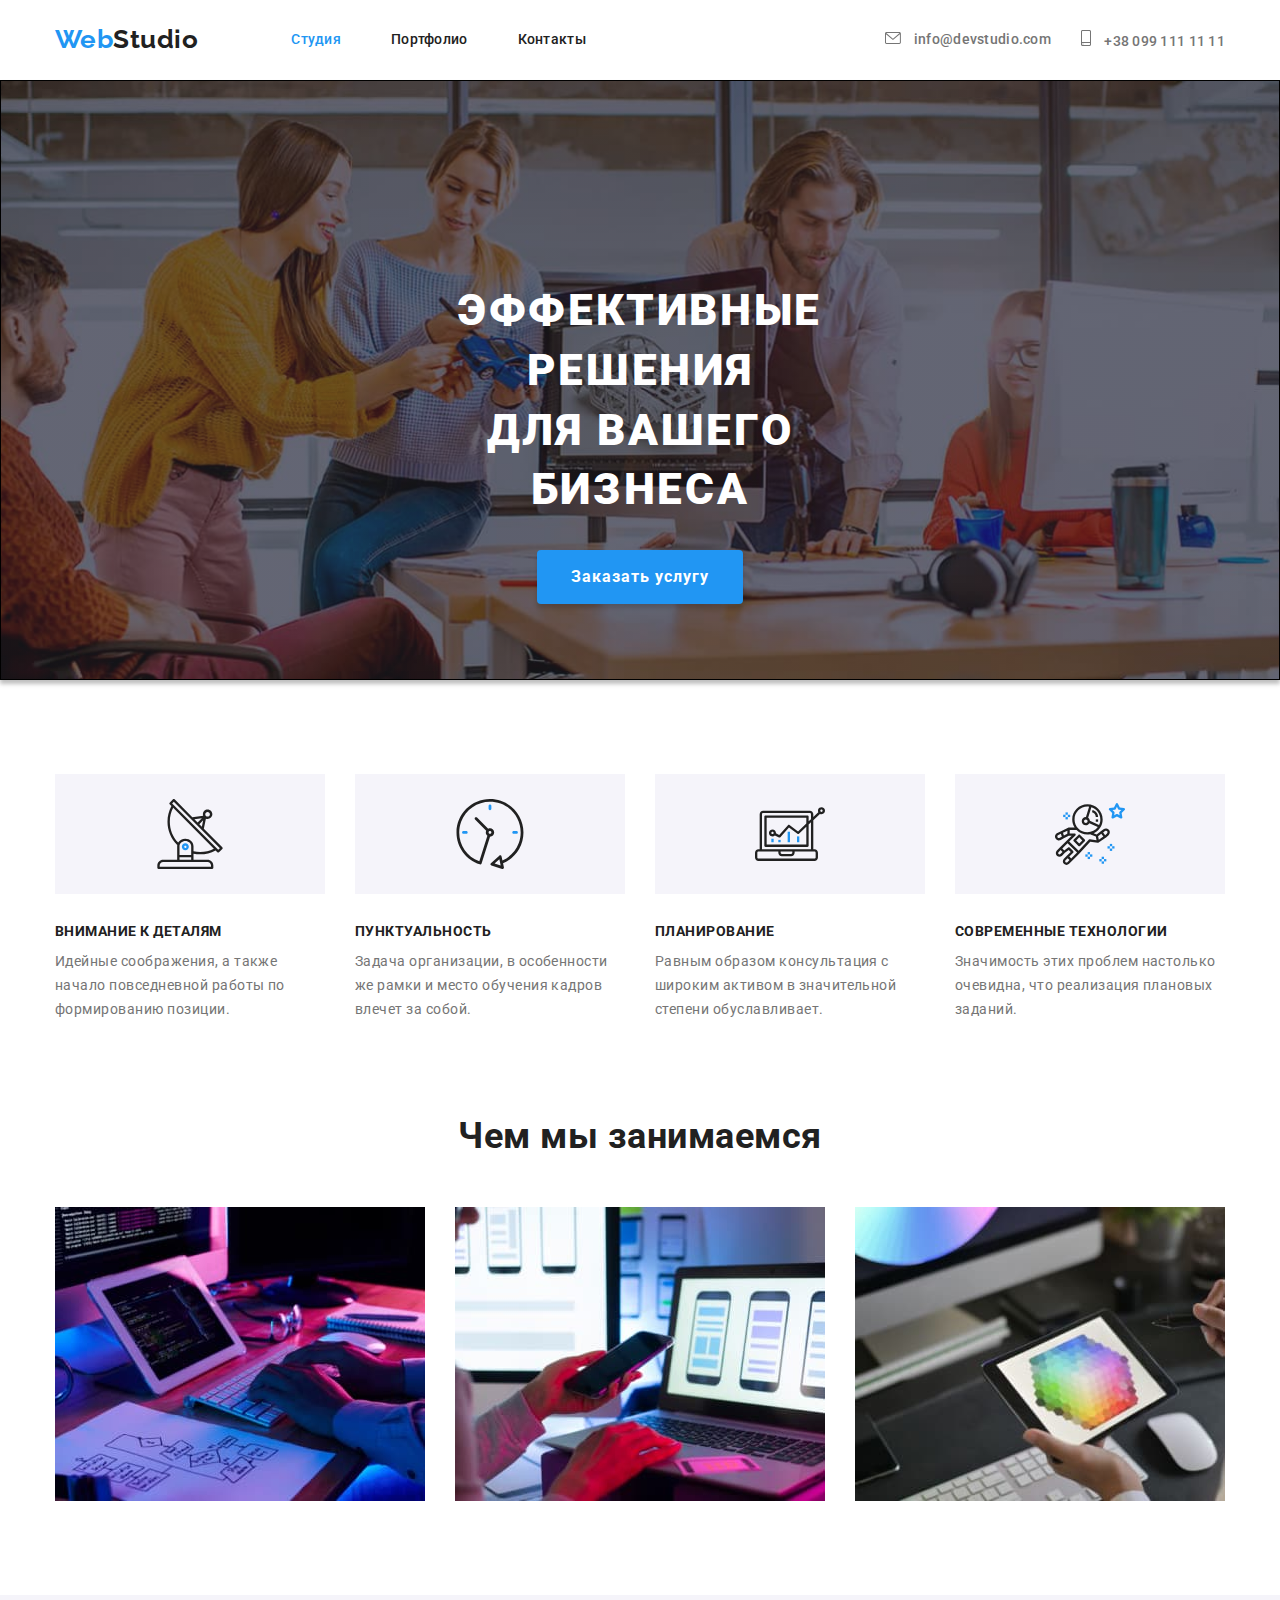
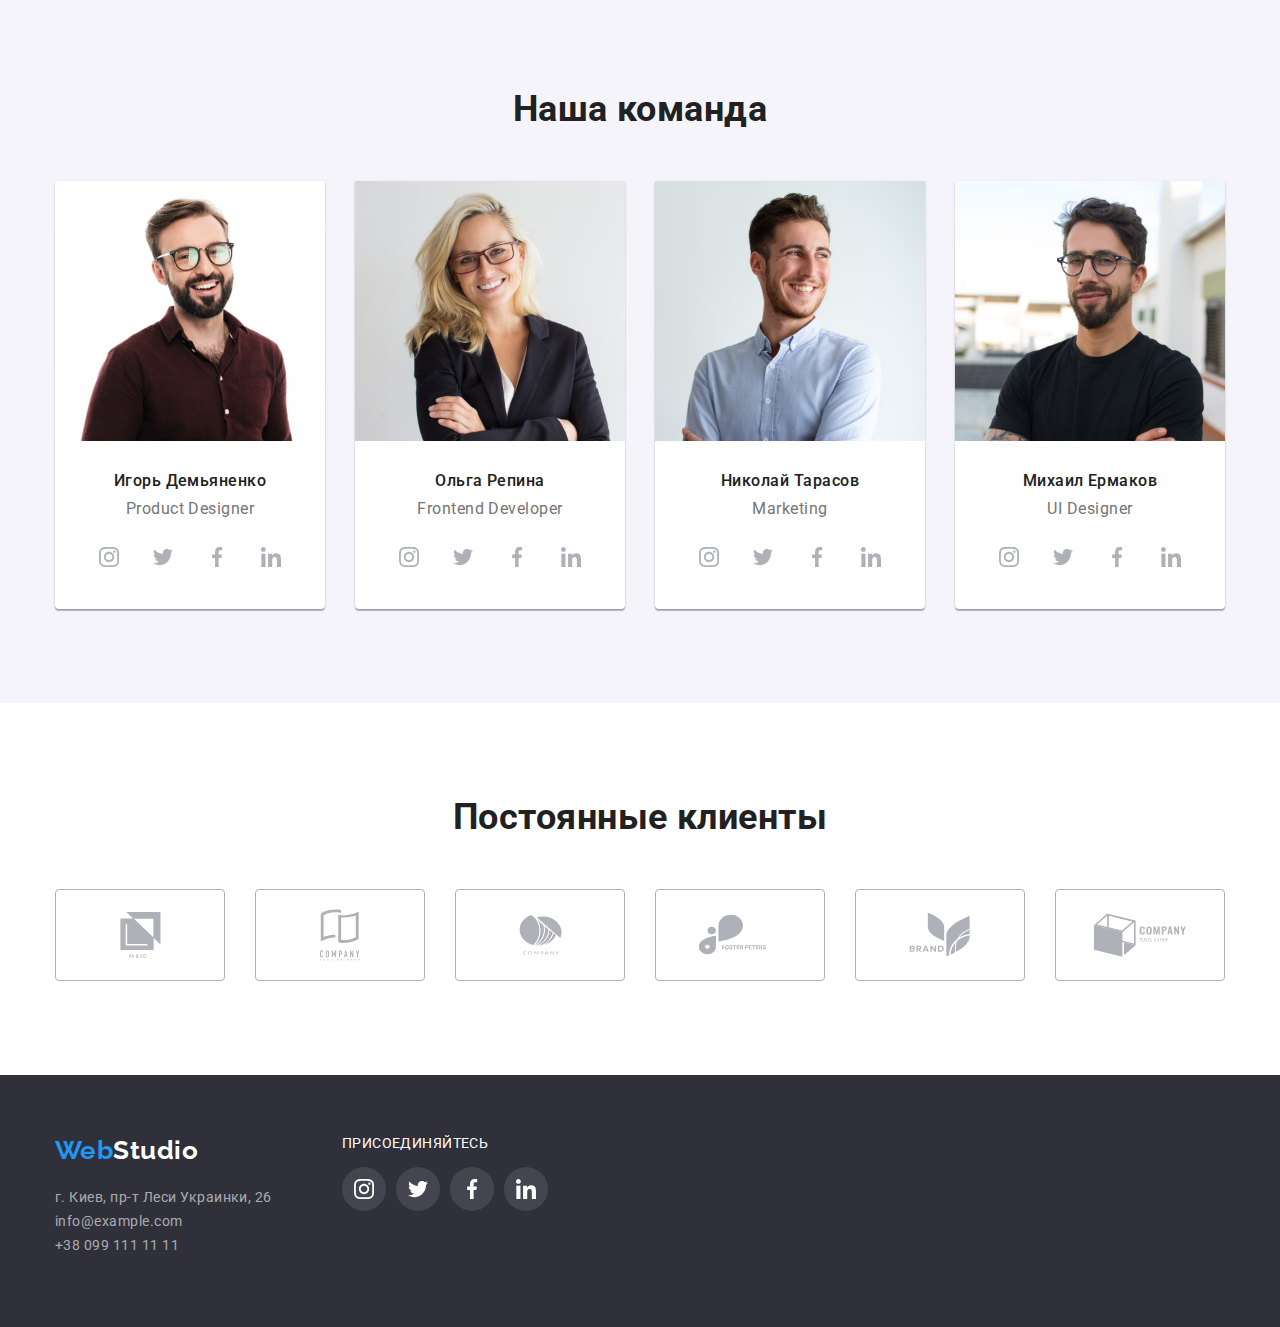
<file: index.html>
<!DOCTYPE html>
<html lang="ru">
  <head>
    <meta charset="UTF-8" />
    <meta http-equiv="X-UA-Compatible" content="IE=edge" />
    <meta name="viewport" content="width=device-width, initial-scale=1.0" />
    <link rel="preconnect" href="https://fonts.gstatic.com" />
    <link
      href="https://fonts.googleapis.com/css2?family=Raleway:wght@700&family=Roboto:wght@400;500;700;900&display=swap"
      rel="stylesheet"
    />
    <link
      rel="stylesheet"
      href="https://cdnjs.cloudflare.com/ajax/libs/modern-normalize/1.0.0/modern-normalize.min.css"
    />
    <link rel="stylesheet" href="./css/styles.css" />
    <title>Студия</title>
  </head>
  <body>
    <!--==================================HEADER=======================================-->
    <header>
      <div class="container main-nav">
        <a class="logo" href="./index.html" lang="en">
          <span class="logo-accent">Web</span>Studio</a
        >
        <nav>
          <ul class="nav">
            <li class="item">
              <a class="nav-link current" href="./index.html">Студия</a>
            </li>
            <li class="item">
              <a class="nav-link" href="./portfolio.html">Портфолио</a>
            </li>
            <li class="item">
              <a class="nav-link" href="">Контакты</a>
            </li>
          </ul>
        </nav>
        <ul class="address">
          <li class="item">
            <a class="address-link" href="mailto:info@devstudio.com" lang="en">
              <svg class="icon-mail">
                <use href="./images/sprite.svg#envelope"></use>
              </svg>
              info@devstudio.com
            </a>
          </li>

          <li class="item">
            <a class="address-link" href="tel:+380991111111">
              <svg class="icon-smartphone">
                <use href="./images/sprite.svg#smartphone"></use>
              </svg>
              +38 099 111 11 11</a
            >
          </li>
        </ul>
      </div>
    </header>

    <!--================================== END HEADER ====================================-->

    <!-- =============================== MAIN =========================================== -->
    <main>
      <!--============================= HERO =================================-->
      <section class="hero bg-accent">
        <h1 class="hero-title">
          Эффективные решения <br />
          для вашего бизнеса
        </h1>
        <button class="hero-button" type="button">Заказать услугу</button>
      </section>
      <!--============================ FEATURES ================================-->
      <section class="section">
        <div class="container">
          <h2 class="visually-hidden">Особенности</h2>
          <ul class="features negative-margin">
            <li class="item">
              <div class="features-icon">
                <svg class="pic">
                  <use href="./images/sprite.svg#antenna"></use>
                </svg>
              </div>
              <h3 class="features-title">Внимание к деталям</h3>
              <p class="features-text">
                Идейные соображения, а также начало повседневной работы по
                формированию позиции.
              </p>
            </li>
            <li class="item">
              <div class="features-icon">
                <svg class="pic">
                  <use href="./images/sprite.svg#clock"></use>
                </svg>
              </div>
              <h3 class="features-title">Пунктуальность</h3>
              <p class="features-text">
                Задача организации, в особенности же рамки и место обучения
                кадров влечет за собой.
              </p>
            </li>
            <li class="item">
              <div class="features-icon">
                <svg class="pic">
                  <use href="./images/sprite.svg#diagram"></use>
                </svg>
              </div>
              <h3 class="features-title">Планирование</h3>
              <p class="features-text">
                Равным образом консультация с широким активом в значительной
                степени обуславливает.
              </p>
            </li>
            <li class="item">
              <div class="features-icon">
                <svg class="pic">
                  <use href="./images/sprite.svg#astronaut"></use>
                </svg>
              </div>
              <h3 class="features-title">Современные технологии</h3>
              <p class="features-text">
                Значимость этих проблем настолько очевидна, что реализация
                плановых заданий.
              </p>
            </li>
          </ul>
        </div>
      </section>
      <!--============================ END FEATURES ================================-->

      <!--============================== WORK ======================================-->
      <section class="section">
        <div class="container">
          <h2 class="section-title">Чем мы занимаемся</h2>
          <ul class="work negative-margin">
            <li class="item">
              <img
                src="./images/what-are-we-doing/img1.jpg"
                alt="работа на компьютере"
                width="370"
                height="294"
              />
            </li>
            <li class="item">
              <img
                src="./images/what-are-we-doing/img2.jpg"
                alt="работа на телефоне"
                width="370"
                height="294"
              />
            </li>
            <li class="item">
              <img
                src="./images/what-are-we-doing/img3.jpg"
                alt="работа на планшете"
                width="370"
                height="294"
              />
            </li>
          </ul>
        </div>
      </section>
      <!--============================== END WORK ==================================-->

      <!--================================== TEAM ==================================-->
      <section class="section">
        <div class="container">
          <h2 class="section-title">Наша команда</h2>
          <ul class="team negative-margin">
            <li class="item">
              <img
                class="team-img"
                src="./images/our-team/productdesigner.jpg"
                alt="фото Игоря Демьяненко"
                width="270"
                height="260"
              />
              <div class="team-border">
                <h3 class="team-title">Игорь Демьяненко</h3>
                <p class="team-position" lang="en">Product Designer</p>
                <ul class="social-list">
                  <li class="social-item">
                    <a class="social-link" href="">
                      <svg class="social-icon">
                        <use href="./images/sprite.svg#instagramm"></use>
                      </svg>
                    </a>
                  </li>
                  <li class="social-item">
                    <a class="social-link" href="">
                      <svg class="social-icon">
                        <use href="./images/sprite.svg#twitter"></use>
                      </svg>
                    </a>
                  </li>
                  <li class="social-item">
                    <a class="social-link" href="">
                      <svg class="social-icon">
                        <use href="./images/sprite.svg#facebook"></use>
                      </svg>
                    </a>
                  </li>
                  <li class="social-item">
                    <a class="social-link" href="">
                      <svg class="social-icon">
                        <use href="./images/sprite.svg#linkedin"></use>
                      </svg>
                    </a>
                  </li>
                </ul>
              </div>
            </li>
            <li class="item">
              <img
                class="team-img"
                src="./images/our-team/frontenddeveloper.jpg"
                alt="фото Ольги Репиной"
                width="270"
                height="260"
              />
              <div class="team-border">
                <h3 class="team-title">Ольга Репина</h3>
                <p class="team-position" lang="en">Frontend Developer</p>
                <ul class="social-list">
                  <li class="social-item">
                    <a class="social-link" href="">
                      <svg class="social-icon">
                        <use href="./images/sprite.svg#instagramm"></use>
                      </svg>
                    </a>
                  </li>
                  <li class="social-item">
                    <a class="social-link" href="">
                      <svg class="social-icon">
                        <use href="./images/sprite.svg#twitter"></use>
                      </svg>
                    </a>
                  </li>
                  <li class="social-item">
                    <a class="social-link" href="">
                      <svg class="social-icon">
                        <use href="./images/sprite.svg#facebook"></use>
                      </svg>
                    </a>
                  </li>
                  <li class="social-item">
                    <a class="social-link" href="">
                      <svg class="social-icon">
                        <use href="./images/sprite.svg#linkedin"></use>
                      </svg>
                    </a>
                  </li>
                </ul>
              </div>
            </li>
            <li class="item">
              <img
                class="team-img"
                src="./images/our-team/marketing.jpg"
                alt="фото Николая Тарасова"
                width="270"
                height="260"
              />
              <div class="team-border">
                <h3 class="team-title">Николай Тарасов</h3>
                <p class="team-position" lang="en">Marketing</p>
                <ul class="social-list">
                  <li class="social-item">
                    <a class="social-link" href="">
                      <svg class="social-icon">
                        <use href="./images/sprite.svg#instagramm"></use>
                      </svg>
                    </a>
                  </li>
                  <li class="social-item">
                    <a class="social-link" href="">
                      <svg class="social-icon">
                        <use href="./images/sprite.svg#twitter"></use>
                      </svg>
                    </a>
                  </li>
                  <li class="social-item">
                    <a class="social-link" href="">
                      <svg class="social-icon">
                        <use href="./images/sprite.svg#facebook"></use>
                      </svg>
                    </a>
                  </li>
                  <li class="social-item">
                    <a class="social-link" href="">
                      <svg class="social-icon">
                        <use href="./images/sprite.svg#linkedin"></use>
                      </svg>
                    </a>
                  </li>
                </ul>
              </div>
            </li>
            <li class="item">
              <img
                class="team-img"
                src="./images/our-team/uidesigner.jpg"
                alt="фото Михаила Ермакова"
                width="270"
                height="260"
              />
              <div class="team-border">
                <h3 class="team-title">Михаил Ермаков</h3>
                <p class="team-position" lang="en">UI Designer</p>
                <ul class="social-list">
                  <li class="social-item">
                    <a class="social-link" href="">
                      <svg class="social-icon">
                        <use href="./images/sprite.svg#instagramm"></use>
                      </svg>
                    </a>
                  </li>
                  <li class="social-item">
                    <a class="social-link" href="">
                      <svg class="social-icon">
                        <use href="./images/sprite.svg#twitter"></use>
                      </svg>
                    </a>
                  </li>
                  <li class="social-item">
                    <a class="social-link" href="">
                      <svg class="social-icon">
                        <use href="./images/sprite.svg#facebook"></use>
                      </svg>
                    </a>
                  </li>
                  <li class="social-item">
                    <a class="social-link" href="">
                      <svg class="social-icon">
                        <use href="./images/sprite.svg#linkedin"></use>
                      </svg>
                    </a>
                  </li>
                </ul>
              </div>
            </li>
          </ul>
        </div>
      </section>
      <!--============================= END TEAM ====================================-->

      <!--=============CLIENTS =================-->
      <section class="section">
        <div class="container">
          <h2 class="section-title">Постоянные клиенты</h2>
          <ul class="clients negative-margin">
            <li class="item">
              <a class="client-link" href="">
                <svg class="client-icon" width="41px" height="46px">
                  <use href="./images/sprite.svg#client-first"></use>
                </svg>
              </a>
            </li>
            <li class="item">
              <a class="client-link" href="">
                <svg class="client-icon" width="40px" height="52px">
                  <use href="./images/sprite.svg#client-second"></use>
                </svg>
              </a>
            </li>
            <li class="item">
              <a class="client-link" href="">
                <svg class="client-icon" width="43px" height="41px">
                  <use href="./images/sprite.svg#client-third"></use>
                </svg>
              </a>
            </li>
            <li class="item">
              <a class="client-link" href="">
                <svg class="client-icon" width="85px" height="41px">
                  <use href="./images/sprite.svg#client-fourth"></use>
                </svg>
              </a>
            </li>
            <li class="item">
              <a class="client-link" href="">
                <svg class="client-icon" width="62px" height="45px">
                  <use href="./images/sprite.svg#client-fifth"></use>
                </svg>
              </a>
            </li>
            <li class="item">
              <a class="client-link" href="">
                <svg class="client-icon" width="94px" height="44px">
                  <use href="./images/sprite.svg#client-sixth"></use>
                </svg>
              </a>
            </li>
          </ul>
        </div>
      </section>
      <!--============= END CLIENTS =================-->
    </main>

    <!--=============================== END MAIN ====================================-->

    <!--================================== FOOTER ===================================-->
    <footer class="footer bg-accent">
      <div class="container footer-blocks">
        <div class="footer-nav">
          <a class="logo" href="./index.html" lang="en">
            <span class="logo-accent">Web</span
            ><span class="logo-white">Studio</span>
          </a>
          <address>
            <ul class="footer-address">
              <li>
                <a
                  class="footer-link"
                  href="https://goo.gl/maps/7YDcyyLP6gGd8CjL6"
                  target="_blank"
                  rel="noopener noreferrer"
                  >г. Киев, пр-т Леси Украинки, 26
                </a>
              </li>
              <li>
                <a class="footer-link" href="mailto:info@example.com"
                  >info@example.com</a
                >
              </li>
              <li>
                <a class="footer-link" href="tel:+380991111111"
                  >+38 099 111 11 11</a
                >
              </li>
            </ul>
          </address>
        </div>
        <div class="footer-social">
          <p class="footer-paragraph">Присоединяйтесь</p>
          <ul class="social-list social-footer-margin">
            <li class="social-item">
              <a class="social-link dark-social-icon" href="">
                <svg class="social-icon">
                  <use href="./images/sprite.svg#instagramm"></use>
                </svg>
              </a>
            </li>
            <li class="social-item">
              <a class="social-link dark-social-icon" href="">
                <svg class="social-icon">
                  <use href="./images/sprite.svg#twitter"></use>
                </svg>
              </a>
            </li>
            <li class="social-item">
              <a class="social-link dark-social-icon" href="">
                <svg class="social-icon">
                  <use href="./images/sprite.svg#facebook"></use>
                </svg>
              </a>
            </li>
            <li class="social-item">
              <a class="social-link dark-social-icon" href="">
                <svg class="social-icon">
                  <use href="./images/sprite.svg#linkedin"></use>
                </svg>
              </a>
            </li>
          </ul>
        </div>
      </div>
    </footer>
    <!--================================== END FOOTER ================================-->
  </body>
</html>
</file>
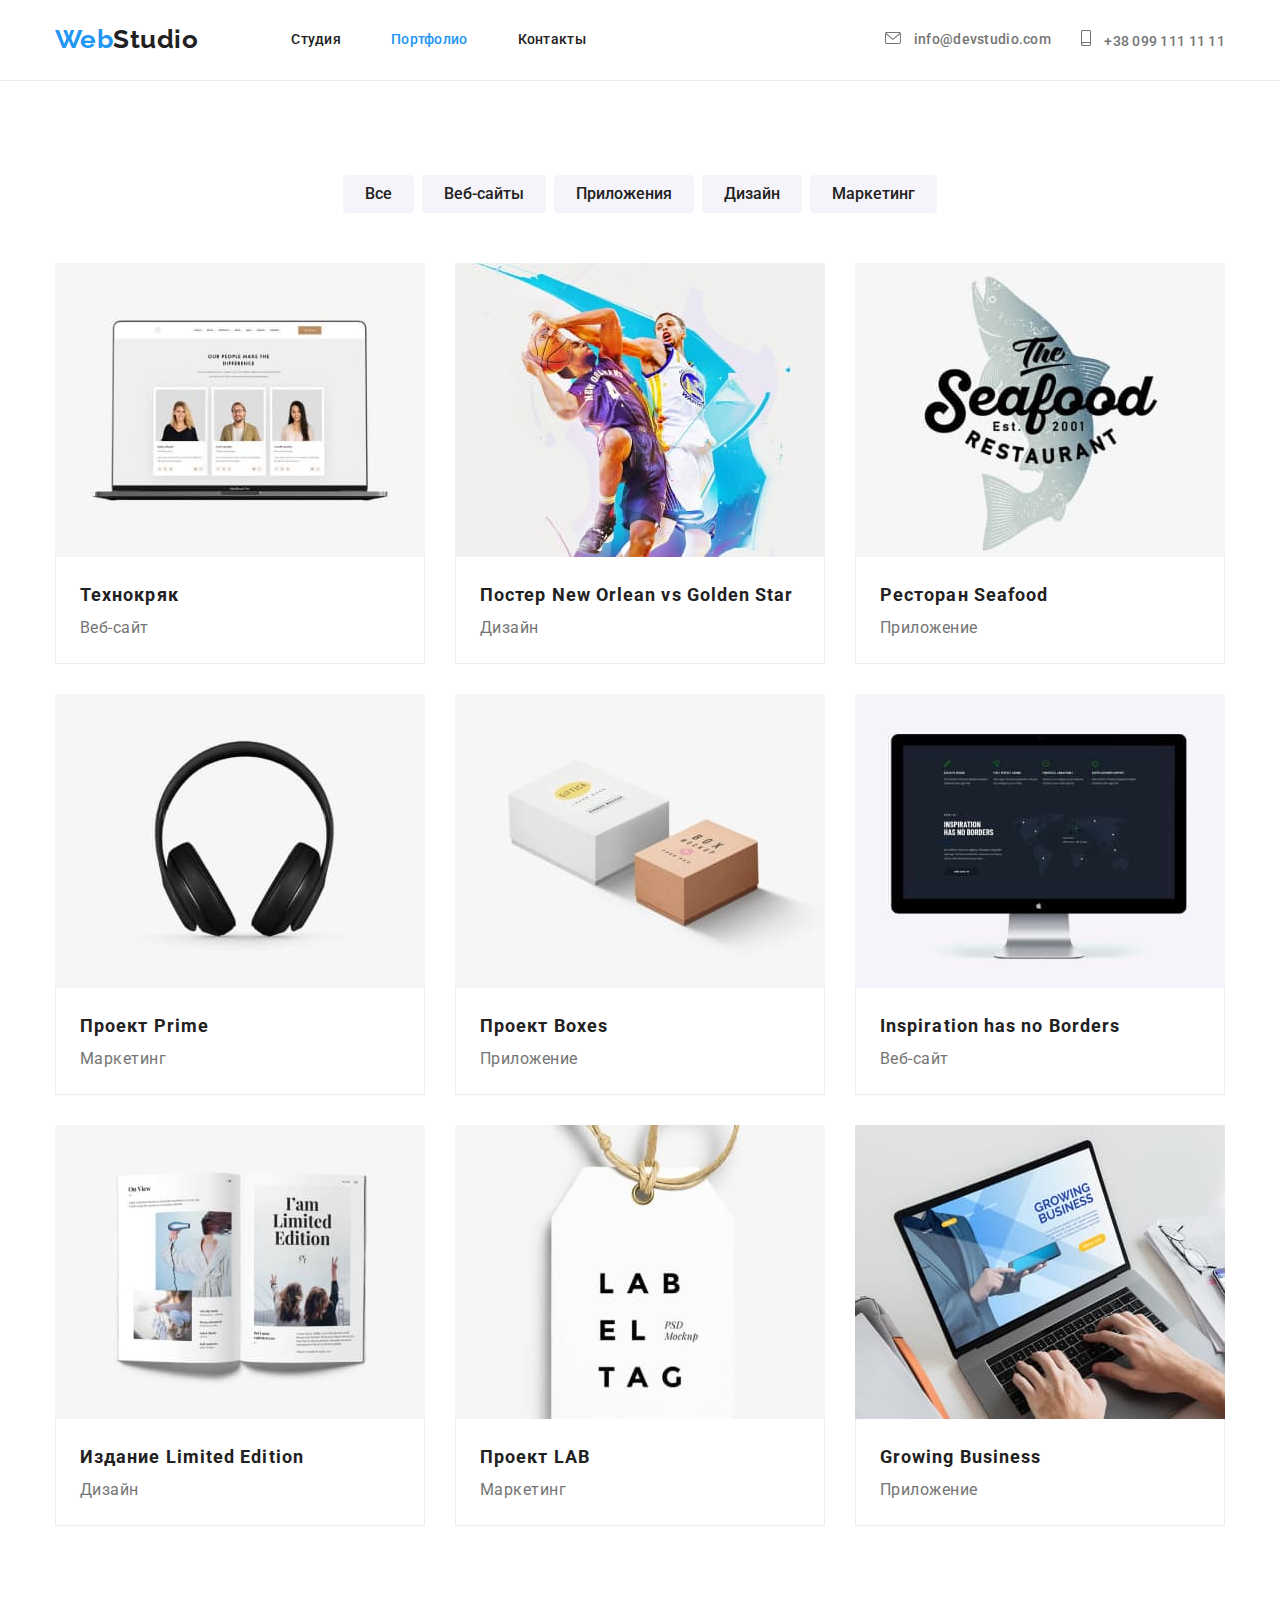
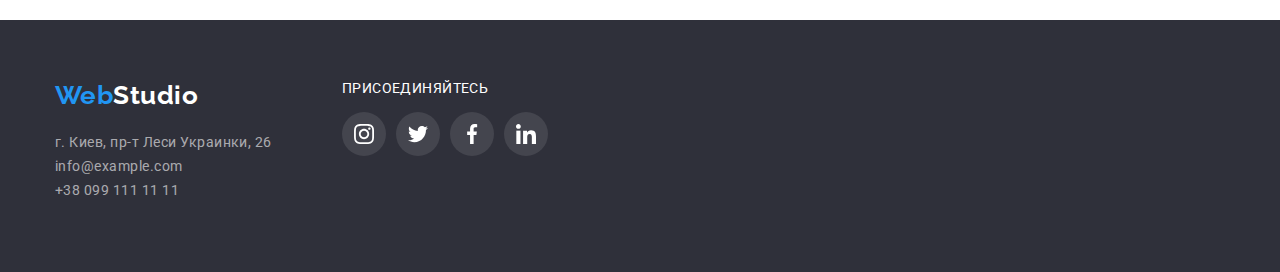
<file: portfolio.html>
<!DOCTYPE html>
<html lang="ru">
  <head>
    <meta charset="UTF-8" />
    <meta http-equiv="X-UA-Compatible" content="IE=edge" />
    <meta name="viewport" content="width=device-width, initial-scale=1.0" />
    <title>Студия</title>
    <link rel="preconnect" href="https://fonts.gstatic.com" />
    <link
      href="https://fonts.googleapis.com/css2?family=Raleway:wght@700&family=Roboto:wght@400;500;700;900&display=swap"
      rel="stylesheet"
    />
    <link
      rel="stylesheet"
      href="https://cdnjs.cloudflare.com/ajax/libs/modern-normalize/1.0.0/modern-normalize.min.css"
    />
    <link rel="stylesheet" href="./css/styles.css" />
  </head>
  <body>
    <!--HEADER-->
    <header class="header-line">
      <div class="container main-nav">
        <a class="logo" href="./index.html" lang="en">
          <span class="logo-accent">Web</span>Studio</a
        >
        <nav>
          <ul class="nav">
            <li class="item">
              <a class="nav-link" href="./index.html">Студия</a>
            </li>
            <li class="item">
              <a class="nav-link current" href="./portfolio.html">Портфолио</a>
            </li>
            <li class="item">
              <a class="nav-link" href="">Контакты</a>
            </li>
          </ul>
        </nav>
        <ul class="address">
          <li class="item">
            <a class="address-link" href="mailto:info@devstudio.com" lang="en">
              <svg class="icon-mail">
                <use href="./images/sprite.svg#envelope"></use>
              </svg>
              info@devstudio.com</a
            >
          </li>

          <li class="item">
            <a class="address-link" href="tel:+380991111111">
              <svg class="icon-smartphone">
                <use href="./images/sprite.svg#smartphone"></use>
              </svg>
              +38 099 111 11 11</a
            >
          </li>
        </ul>
      </div>
    </header>
    <main>
      <!-- FILTER -->
      <section class="section">
        <div class="container">
          <ul class="filter">
            <li class="item">
              <button type="button" class="filter-button">Все</button>
            </li>
            <li class="item">
              <button type="button" class="filter-button">Веб-сайты</button>
            </li>
            <li class="item">
              <button type="button" class="filter-button">Приложения</button>
            </li>
            <li class="item">
              <button type="button" class="filter-button">Дизайн</button>
            </li>
            <li class="item">
              <button type="button" class="filter-button">Маркетинг</button>
            </li>
          </ul>

          <!-- PORTFOLIO -->

          <h1 class="visually-hidden">Портфолио</h1>
          <ul class="project negative-margin">
            <li class="item">
              <a class="project-link" href="">
                <img
                  src="./images/portfolio/technocrack.jpg"
                  alt="Экран ноутбука с изображением людей"
                  width="370"
                  height="294"
                />
                <div class="project-border">
                  <h2 class="project-name">Технокряк</h2>
                  <p class="project-type">Веб-сайт</p>
                </div>
              </a>
            </li>
            <li class="item">
              <a class="project-link" href="">
                <img
                  src="./images/portfolio/poster-new-orlean-vs-golden-star.jpg"
                  alt="игра в баскетбол"
                  width="370"
                  height="294"
                />
                <div class="project-border">
                  <h2 class="project-name">
                    Постер <span lang="en">New Orlean vs Golden Star</span>
                  </h2>
                  <p class="project-type">Дизайн</p>
                </div>
              </a>
            </li>
            <li class="item">
              <a class="project-link" href="">
                <img
                  src="./images/portfolio/restaurant-seafood.jpg"
                  alt="эмблема ресторана Seafood"
                  width="370"
                  height="294"
                />
                <div class="project-border">
                  <h2 class="project-name">
                    Ресторан <span lang="en">Seafood</span>
                  </h2>
                  <p class="project-type">Приложение</p>
                </div>
              </a>
            </li>
            <li class="item">
              <a class="project-link" href="">
                <img
                  src="./images/portfolio/project-prime.jpg"
                  alt="наушники"
                  width="370"
                  height="294"
                />
                <div class="project-border">
                  <h2 class="project-name">
                    Проект <span lang="en">Prime</span>
                  </h2>
                  <p class="project-type">Маркетинг</p>
                </div>
              </a>
            </li>
            <li class="item">
              <a class="project-link" href="">
                <img
                  src="./images/portfolio/project-boxes.jpg"
                  alt="коробки"
                  width="370"
                  height="294"
                />
                <div class="project-border">
                  <h2 class="project-name">
                    Проект <span lang="en">Boxes</span>
                  </h2>
                  <p class="project-type">Приложение</p>
                </div>
              </a>
            </li>
            <li class="item">
              <a class="project-link" href="">
                <img
                  src="./images/portfolio/inspiration-has-no-borders.jpg"
                  alt="монитор"
                  width="370"
                  height="294"
                />
                <div class="project-border">
                  <h2 lang="en" class="project-name">
                    Inspiration has no Borders
                  </h2>
                  <p class="project-type">Веб-сайт</p>
                </div>
              </a>
            </li>
            <li class="item">
              <a class="project-link" href="">
                <img
                  src="./images/portfolio/limited-edition.jpg"
                  alt="разворот журнала"
                  width="370"
                  height="294"
                />
                <div class="project-border">
                  <h2 class="project-name">
                    Издание <span lang="en">Limited Edition</span>
                  </h2>
                  <p class="project-type">Дизайн</p>
                </div>
              </a>
            </li>
            <li class="item">
              <a class="project-link" href="">
                <img
                  src="./images/portfolio/project-lab.jpg"
                  alt="бирка"
                  width="370"
                  height="294"
                />
                <div class="project-border">
                  <h2 class="project-name">
                    Проект <span lang="en">LAB</span>
                  </h2>
                  <p class="project-type">Маркетинг</p>
                </div>
              </a>
            </li>
            <li class="item">
              <a class="project-link" href="">
                <img
                  src="./images/portfolio/growing-business.jpg"
                  alt="ноутбук"
                  width="370"
                  height="294"
                />
                <div class="project-border">
                  <h2 lang="en" class="project-name">Growing Business</h2>
                  <p class="project-type">Приложение</p>
                </div>
              </a>
            </li>
          </ul>
        </div>
      </section>
    </main>
    <!--FOOTER-->
    <footer class="footer bg-accent">
      <div class="container footer-blocks">
        <div class="footer-nav">
          <a class="logo" href="./index.html" lang="en">
            <span class="logo-accent">Web</span
            ><span class="logo-white">Studio</span>
          </a>
          <address>
            <ul class="footer-address">
              <li>
                <a
                  class="footer-link"
                  href="https://goo.gl/maps/7YDcyyLP6gGd8CjL6"
                  target="_blank"
                  rel="noopener noreferrer"
                  >г. Киев, пр-т Леси Украинки, 26
                </a>
              </li>
              <li>
                <a class="footer-link" href="mailto:info@example.com"
                  >info@example.com</a
                >
              </li>
              <li>
                <a class="footer-link" href="tel:+380991111111"
                  >+38 099 111 11 11</a
                >
              </li>
            </ul>
          </address>
        </div>
        <div class="footer-social">
          <p class="footer-paragraph">Присоединяйтесь</p>
          <ul class="social-list social-footer-margin">
            <li class="social-item">
              <a class="social-link dark-social-icon" href="">
                <svg class="social-icon">
                  <use href="./images/sprite.svg#instagramm"></use>
                </svg>
              </a>
            </li>
            <li class="social-item">
              <a class="social-link dark-social-icon" href="">
                <svg class="social-icon">
                  <use href="./images/sprite.svg#twitter"></use>
                </svg>
              </a>
            </li>
            <li class="social-item">
              <a class="social-link dark-social-icon" href="">
                <svg class="social-icon">
                  <use href="./images/sprite.svg#facebook"></use>
                </svg>
              </a>
            </li>
            <li class="social-item">
              <a class="social-link dark-social-icon" href="">
                <svg class="social-icon">
                  <use href="./images/sprite.svg#linkedin"></use>
                </svg>
              </a>
            </li>
          </ul>
        </div>
      </div>
    </footer>
  </body>
</html>
</file>
<file: css/styles.css>
:root {
  --primary-text-color: #757575;
  --secondary-text-color: #212121;
  --accent-text-color: #2196f3;
  --white-color: #ffffff;
  --footer-text-color: rgba(255, 255, 255, 0.6);
  --secondary-bg-color: #f5f4fa;
  --accent-bg-color: #2f303a;
  --hero-btn-hover-bgcolor: #188ce8;
  --hero-bg-color: #c4c4c4;
  --header-line: #ececec;
  --project-border: #eeeeee;
  --icon-color: #afb1b8;
  --icon-bg-color: rgba(255, 255, 255, 0.1);
}

body {
  color: var(--primary-text-color);
  font-family: 'Roboto', sans-serif;
  letter-spacing: 0.03em;
}

h1,
h2,
h3 {
  margin: 0;
  color: var(--secondary-text-color);
}

p {
  margin: 0;
}

img {
  display: block;
}

a {
  text-decoration: none;
}

ul {
  margin: 0;
  padding: 0;
  list-style: none;
}

.bg-accent {
  background-color: var(--accent-bg-color);
}

.visually-hidden {
  position: absolute;
  width: 1px;
  height: 1px;
  margin: -1px;
  border: 0;
  padding: 0;
  white-space: nowrap;
  clip-path: inset(100%);
  clip: rect(0 0 0 0);
  overflow: hidden;
}

.negative-margin {
  display: flex;
  margin-top: -30px;
  margin-left: -30px;
}
/* ========================================= HEADER ======================================  */

.container {
  width: 1200px;
  padding-left: 15px;
  padding-right: 15px;
  margin-left: auto;
  margin-right: auto;
}

.main-nav {
  display: flex;
  align-items: center;
}

/* ======================== LOGO =========================== */
.logo {
  color: var(--secondary-text-color);
  font-family: 'Raleway', sans-serif;
  font-weight: 700;
  font-size: 26px;
  line-height: 1.2;
}
.logo-accent {
  color: var(--accent-text-color);
}
/* ======================= END LOGO ========================= */

/* ======================= NAVIGATION ======================= */

.nav {
  display: flex;
  margin-left: 93px;
}

.nav .item + .item {
  margin-left: 50px;
}

.nav .nav-link {
  display: block;
  padding-top: 32px;
  padding-bottom: 32px;
  color: var(--secondary-text-color);
  font-weight: 500;
  font-size: 14px;
  line-height: 1.14;
  letter-spacing: 0.02em;
}

.nav .nav-link:hover,
.nav .nav-link:focus,
.nav .nav-link.nav-link.current {
  color: var(--accent-text-color);
}

/* ================= END NAVIGATION ====================== */

/* ================= MAIL & PHONE ======================== */

.address {
  display: flex;
  align-items: center;
  margin-left: auto;
}

.address .item + .item {
  margin-left: 30px;
}

.address .item {
  display: flex;
  align-self: center;
}

.address .address-link {
  color: var(--primary-text-color);
  font-weight: 500;
  font-size: 14px;
  line-height: 1.14;
  letter-spacing: 0.02em;
}

.icon-mail {
  width: 16px;
  height: 12px;
  margin-right: 10px;
  fill: var(--primary-text-color);
}

.icon-smartphone {
  width: 10px;
  height: 16px;
  margin-right: 10px;
  fill: var(--primary-text-color);
}

.address-link:hover,
.address-link:focus {
  color: var(--accent-text-color);
}

.address-link:hover .icon-mail,
.address-link:hover .icon-smartphone,
.address-link:focus .icon-mail,
.address-link:focus .icon-smartphone {
  fill: currentColor;
}

/* ================== END MAIL & PHONE =================== */

/* ====================================== END HEADER ====================================  */

/* ========== SECTION ============= */

.section {
  padding-top: 94px;
  padding-bottom: 94px;
}

.section-title {
  margin-bottom: 50px;
  font-size: 36px;
  line-height: 1.16;
  text-align: center;
}

.section:nth-child(2) {
  padding-bottom: 47px;
}

.section:nth-child(3) {
  padding-top: 47px;
}

.section:nth-child(4) {
  background-color: var(--secondary-bg-color);
}

/* ========== END SECTION ============= */

/*  ====================================== HERO ========================================== */

.hero {
  max-width: 1600px;
  height: 600px;
  margin: 0 auto;
  padding-top: 200px;
  padding-bottom: 200px;
  background-image: linear-gradient(
      rgba(47, 48, 58, 0.4),
      rgba(47, 48, 58, 0.4)
    ),
    url(../images/hero.jpg);
  background-color: var(--hero-bg-color);
  background-position: center;
  background-size: cover;
  border: 1px solid #000000;
  box-shadow: 0px 4px 4px rgba(0, 0, 0, 0.25);
  text-align: center;
}

.hero-title {
  margin-top: 0;
  margin-bottom: 30px;
  padding-left: 452px;
  padding-right: 452px;
  color: var(--white-color);
  font-weight: 900;
  font-size: 44px;
  line-height: 1.36;
  letter-spacing: 0.06em;
  text-transform: uppercase;
}

.hero-button {
  padding: 10px 32px;
  border-color: transparent;
  background-color: var(--accent-text-color);
  color: var(--white-color);
  min-width: 200px;
  cursor: pointer;
  font-family: inherit;
  font-weight: 700;
  font-size: 16px;
  line-height: 1.87;
  letter-spacing: 0.06em;
  box-shadow: 0px 4px 4px rgba(0, 0, 0, 0.15);
  border-radius: 4px;
}

.hero-button:hover {
  background-color: var(--hero-btn-hover-bgcolor);
}

/*  ====================================== END HERO ====================================== */

/* ====================================== FEATURES ====================================== */

.features .item,
.work .item,
.project .item,
.clients .item {
  margin-left: 30px;
  margin-top: 30px;
}

.features-title {
  margin-bottom: 10px;
  font-size: 14px;
  line-height: 1.14;
  text-transform: uppercase;
}

.features-text {
  font-size: 14px;
  line-height: 1.71;
}

.features-icon {
  display: flex;
  justify-content: center;
  align-items: center;
  background-color: var(--secondary-bg-color);
  width: 270px;
  height: 120px;
  margin-bottom: 30px;
}

.features-icon .pic {
  width: 70px;
  height: 70px;
}
/* ====================================== END FEATURES ====================================== */

/* ==================== WORK ==================*/

.work .item,
.project .item {
  flex-basis: calc((100% - 90px) / 3);
}

/* =================== END WORK ============= */

/* ====================================== TEAM ====================================== */

.team .item {
  background-color: var(--white-color);
  flex-basis: calc((100% - 120px) / 4);
  margin-top: 30px;
  margin-left: 30px;
  box-shadow: 0px 1px 3px rgba(0, 0, 0, 0.12), 0px 1px 1px rgba(0, 0, 0, 0.14),
    0px 2px 1px rgba(0, 0, 0, 0.2);
  border-radius: 0px 0px 4px 4px;
}

.team-title {
  margin-bottom: 10px;
  font-weight: 500;
  font-size: 16px;
  line-height: 1.19;
  text-align: center;
}

.team-position {
  font-size: 16px;
  line-height: 1.18;
  text-align: center;
}

.team-border {
  padding-top: 30px;
  padding-bottom: 30px;
}
/* =====SOCIAL ICON ===== */

.social-list {
  display: flex;
  margin-top: 16px;
  margin-right: 32px;
  margin-left: 32px;
}

.social-item:not(:nth-last-child(1)) {
  margin-right: 10px;
}

.social-link {
  display: flex;
  width: 44px;
  height: 44px;
  justify-content: center;
  align-items: center;
  fill: var(--icon-color);
  border-radius: 50%;
}

.social-icon {
  width: 20px;
  height: 20px;
}

.social-link:hover,
.social-link:focus {
  background-color: var(--accent-text-color);
  fill: var(--white-color);
}

/* ===== END SOCIAL ICON ===== */

/* ====================================== END TEAM ====================================== */

/* ================= CLIENT =============== */

.client-link {
  display: flex;
  justify-content: center;
  align-items: center;
  width: 170px;
  height: 92px;
  fill: var(--icon-color);
  border: 1px solid var(--icon-color);
  border-radius: 4px;
}

.client-link:hover {
  border: 1px solid var(--accent-text-color);
}

.client-link:hover .client-icon {
  fill: var(--accent-text-color);
}

/* ================= END CLIENT =============== */

/* ====================================== FOOTER ====================================== */

.logo-white {
  color: var(--white-color);
}

.footer {
  max-width: 1600px;
  height: 252px;
  margin: 0 auto;
  padding-top: 60px;
  padding-bottom: 60px;
}

.footer-address {
  margin-top: 20px;
}

.footer-address .footer-link {
  color: var(--footer-text-color);
  font-style: normal;
  font-size: 14px;
  line-height: 1.71;
}

.footer-address .footer-link:hover,
.footer-address .footer-link:focus {
  color: var(--white-color);
}

.footer-blocks {
  display: flex;
  align-self: stretch;
}

.footer-social {
  margin-left: 70px;
}

.footer-paragraph {
  color: var(--white-color);
  font-size: 14px;
  line-height: 16px;
  letter-spacing: 0.03em;
  text-transform: uppercase;
}

.social-footer-margin {
  margin-left: 0;
  margin-right: 0;
}

.dark-social-icon {
  fill: var(--white-color);
  background-color: var(--icon-bg-color);
}

/* ====================================== END FOOTER ====================================== */

/* ################################# PORTFOLIO ##########################################  */

.header-line {
  border-bottom: 1px solid var(--header-line);
}

/* ====================================== FILTER ====================================== */

.filter {
  display: flex;
  margin-bottom: 50px;
  margin-top: -8px;
  margin-left: -8px;
  justify-content: center;
}

.filter .filter-button {
  padding: 6px 22px;
  color: var(--secondary-text-color);
  background-color: var(--secondary-bg-color);
  font-family: inherit;
  font-weight: 500;
  font-size: 16px;
  line-height: 1.62;
  text-align: center;
  border: none;
  border-radius: 4px;
  cursor: pointer;
}

.filter .item {
  margin-top: 8px;
  margin-left: 8px;
}

.filter .filter-button:hover,
.filter .filter-button:focus {
  color: var(--white-color);
  background-color: var(--accent-text-color);
  box-shadow: 0px 3px 1px rgba(0, 0, 0, 0.1), 0px 1px 2px rgba(0, 0, 0, 0.08),
    0px 2px 2px rgba(0, 0, 0, 0.12);
}

/* ====================================== END FILTER ====================================== */

/* ====================================== PROJECTS ====================================== */

.project {
  flex-wrap: wrap;
}

.project .project-name {
  font-size: 18px;
  line-height: 2;
  letter-spacing: 0.06em;
}

.project .project-type {
  font-size: 16px;
  line-height: 1.87;
  color: var(--primary-text-color);
}

.project-border {
  padding: 20px 24px;
  border: 1px solid var(--project-border);
  border-top: 0;
  box-sizing: border-box;
}

.project .item:hover {
  box-shadow: 0px 1px 1px rgba(0, 0, 0, 0.12), 0px 4px 4px rgba(0, 0, 0, 0.06),
    1px 4px 6px rgba(0, 0, 0, 0.16);
}

/* ====================================== END PROJECTS ====================================== */
</file>
